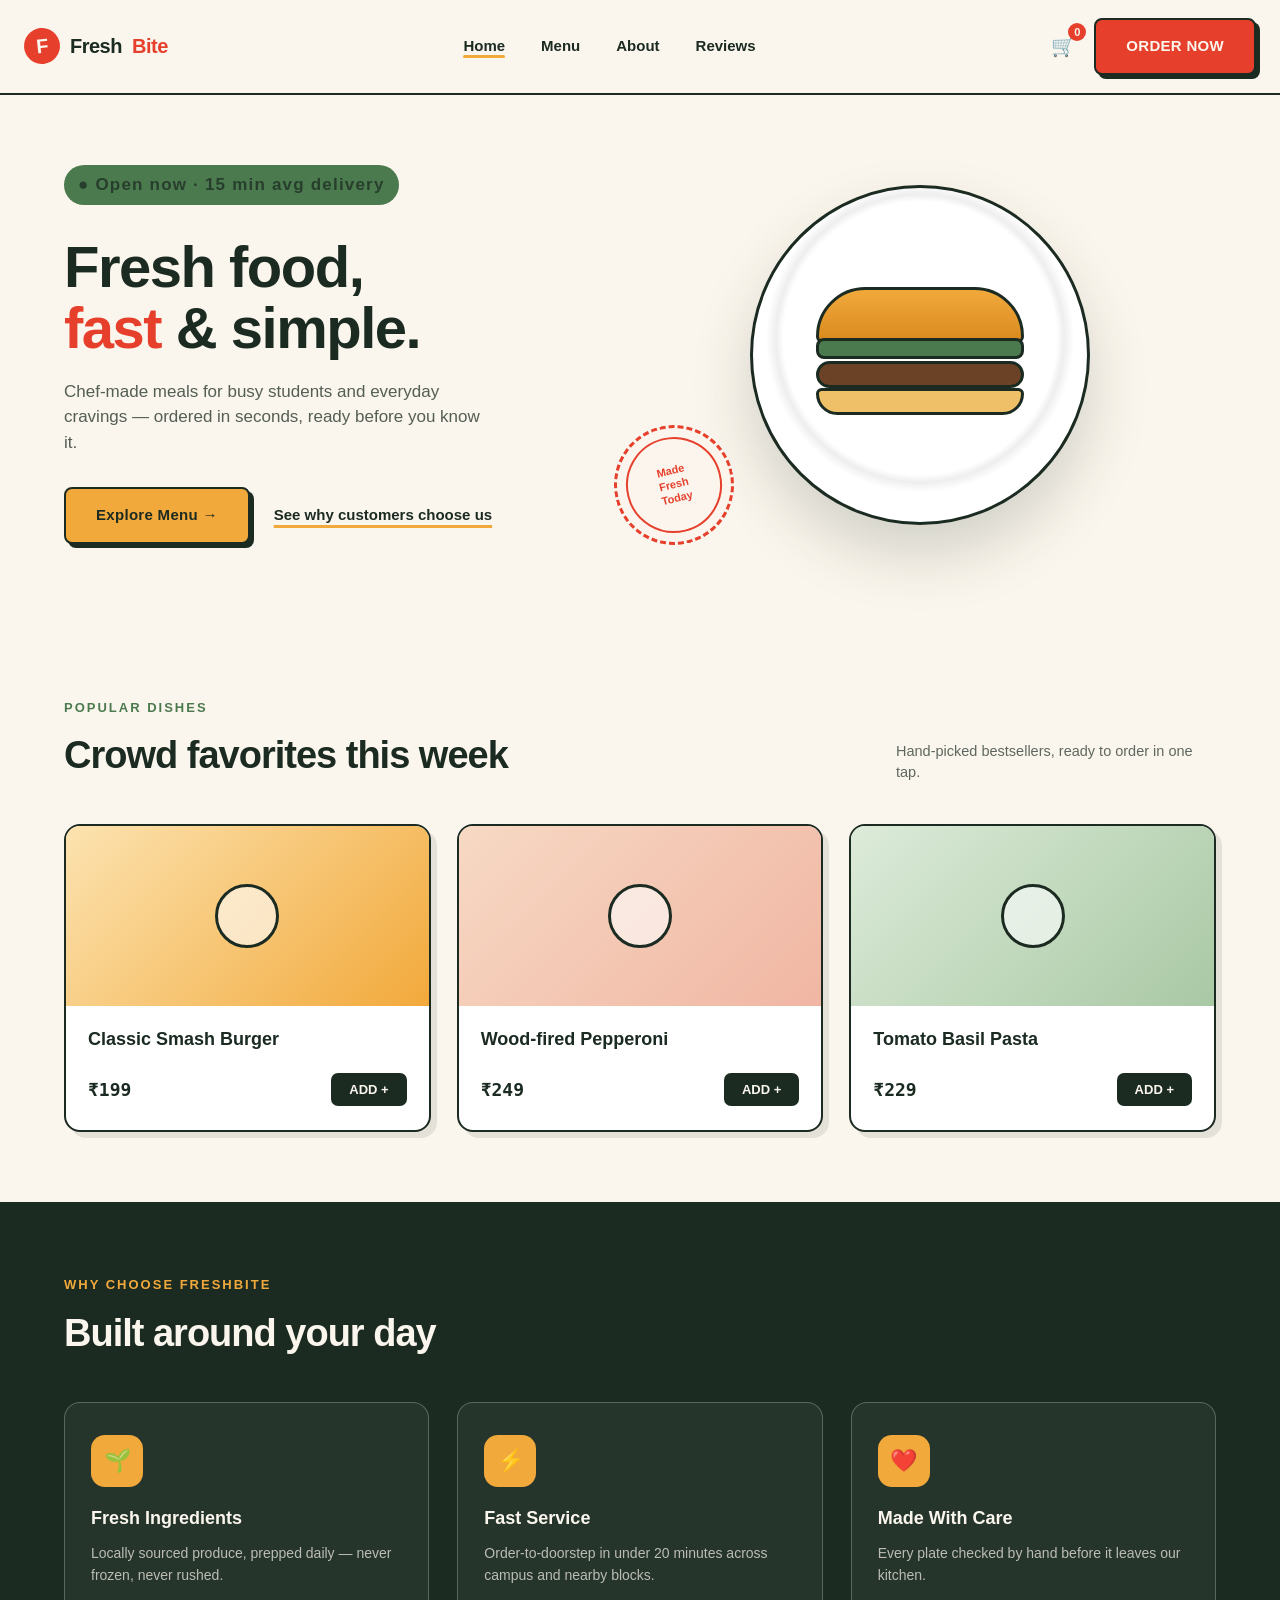
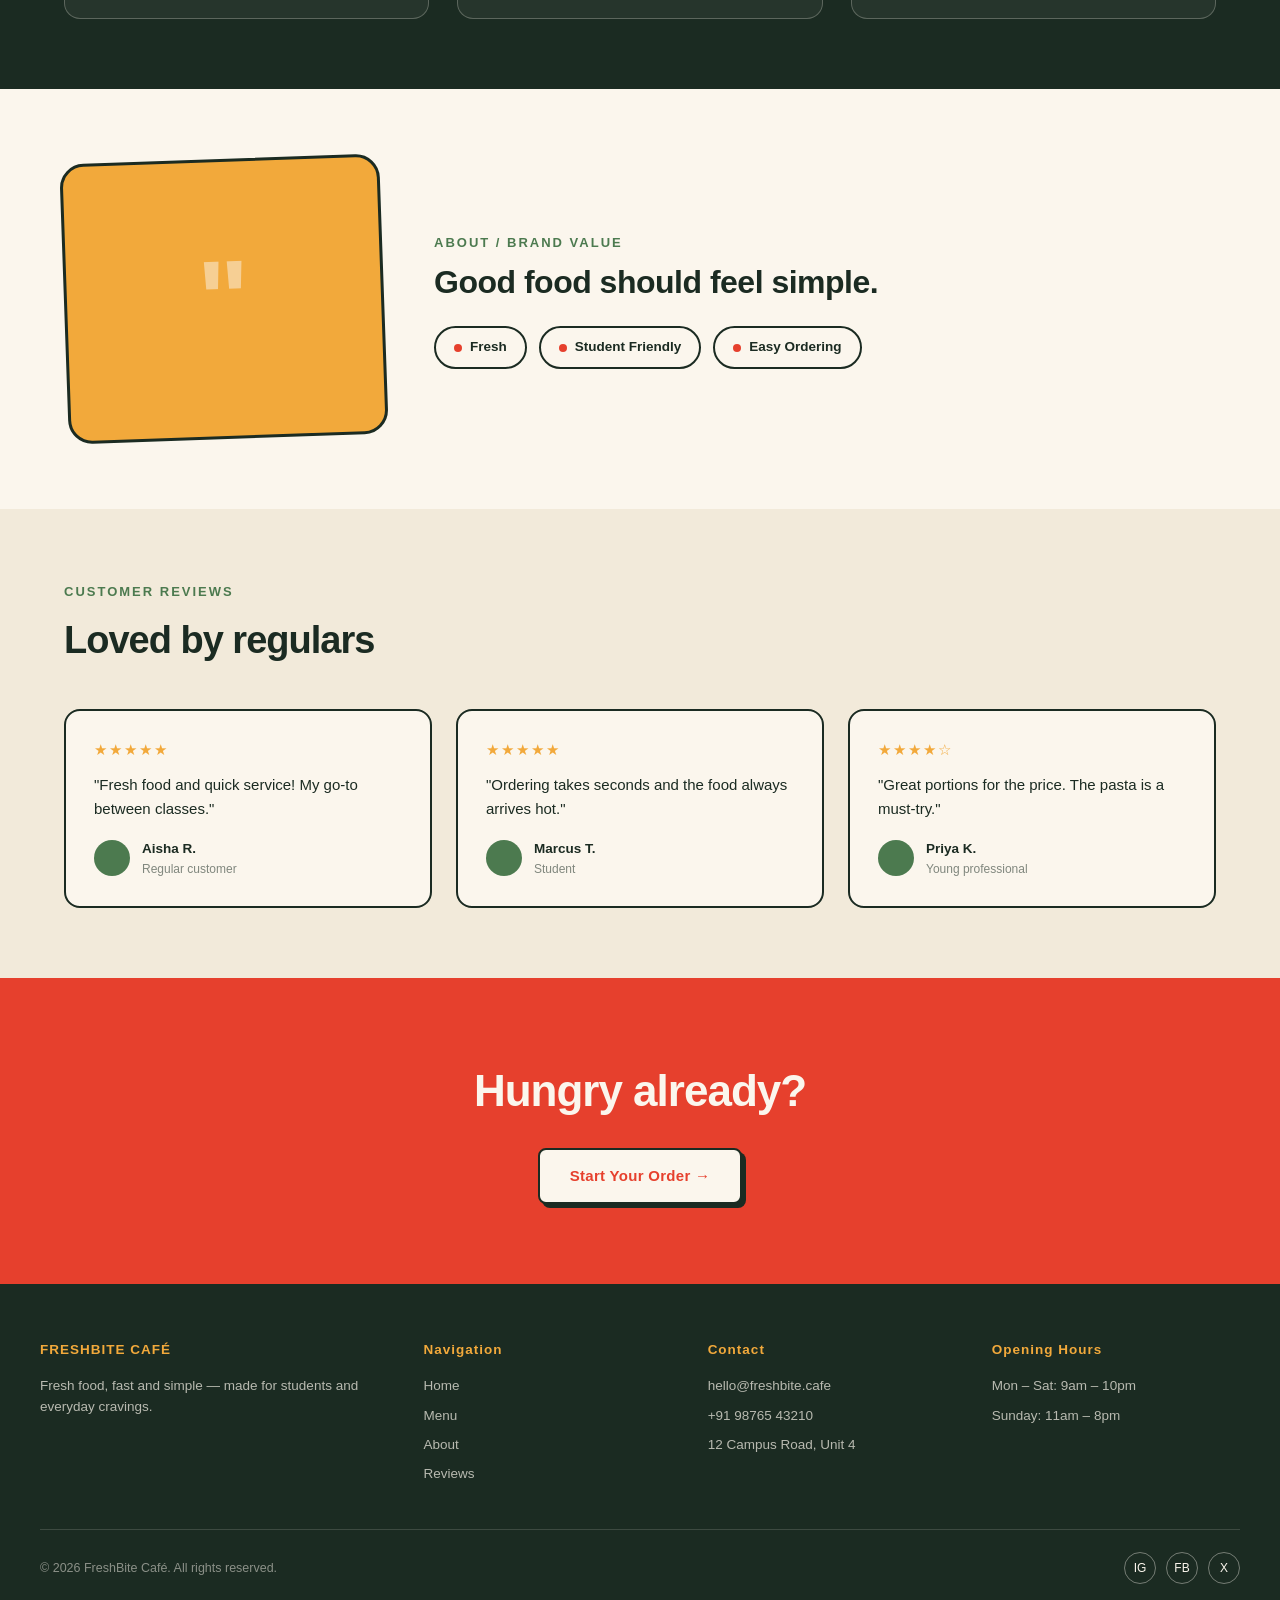
<file: index.html>
<!DOCTYPE html>
<html lang="en">
<head>
  <meta charset="UTF-8">
  <meta name="viewport" content="width=device-width, initial-scale=1.0">
  <title>FreshBite Café — Fresh Food, Fast &amp; Simple</title>
  <meta name="description" content="Fresh, fast, student-friendly food ordering from FreshBite Café.">
  <style>
/* ==========================================================================
   FreshBite Café — Stylesheet
   Coded from the FreshBite high-fidelity mockups (Homepage + Menu subpage)
   ========================================================================== */

/* ---------- Design tokens ---------- */
:root {
  --paper: #fbf6ed;
  --ink: #1b2b22;
  --citrus: #f2a93b;
  --leaf: #4c7a4f;
  --tomato: #e6402d;

  --font-display: 'Poppins', 'Segoe UI', sans-serif;
  --font-body: 'Carlito', 'Segoe UI', sans-serif;
  --font-mono: 'DejaVu Sans Mono', 'Courier New', monospace;

  --radius-sm: 8px;
  --radius-md: 16px;
  --radius-lg: 24px;
  --shadow-hard: 4px 4px 0 var(--ink);
  --container-width: 1200px;
}

/* ---------- Reset ---------- */
* {
  margin: 0;
  padding: 0;
  box-sizing: border-box;
}

html {
  scroll-behavior: smooth;
}

body {
  font-family: var(--font-body);
  color: var(--ink);
  background: var(--paper);
  line-height: 1.5;
  -webkit-font-smoothing: antialiased;
  /* v2.1 fix (final QA): defensive safety net against any future overflow
     regressions from absolutely-positioned decorative elements (like the
     hero's freshness badge) pushing the viewport width. */
  overflow-x: hidden;
}

img {
  max-width: 100%;
  display: block;
}

a {
  color: inherit;
}

ul {
  list-style: none;
}

button {
  font-family: inherit;
  cursor: pointer;
  border: none;
  background: none;
}

.container {
  width: 100%;
  max-width: var(--container-width);
  margin: 0 auto;
  padding: 0 24px;
}

.section-tag {
  display: inline-block;
  font-family: var(--font-display);
  font-weight: 600;
  font-size: 13px;
  letter-spacing: 2px;
  color: var(--leaf);
  text-transform: uppercase;
  margin-bottom: 10px;
}

.section-title {
  font-family: var(--font-display);
  font-weight: 700;
  font-size: clamp(26px, 4vw, 38px);
  letter-spacing: -1px;
}

/* ---------- Buttons ---------- */
.btn {
  display: inline-block;
  font-family: var(--font-display);
  font-weight: 700;
  font-size: 15px;
  letter-spacing: 0.3px;
  padding: 15px 30px;
  border-radius: var(--radius-sm);
  border: 2px solid var(--ink);
  box-shadow: var(--shadow-hard);
  text-decoration: none;
  transition: transform 0.15s ease, box-shadow 0.15s ease;
}

.btn:hover,
.btn:focus-visible {
  transform: translate(-2px, -2px);
  box-shadow: 6px 6px 0 var(--ink);
}

.btn:active {
  transform: translate(0, 0);
  box-shadow: 2px 2px 0 var(--ink);
}

.btn-primary {
  background: var(--citrus);
  color: var(--ink);
}

.btn-order {
  background: var(--tomato);
  color: var(--paper);
}

.btn-light {
  background: var(--paper);
  color: var(--tomato);
}

.link-secondary {
  font-weight: 700;
  font-size: 15px;
  color: var(--ink);
  text-decoration: underline;
  text-decoration-color: var(--citrus);
  text-decoration-thickness: 3px;
  text-underline-offset: 5px;
}

/* ==========================================================================
   Header / Navigation (shared across pages)
   ========================================================================== */

.site-header {
  display: flex;
  align-items: center;
  justify-content: space-between;
  padding: 18px 24px;
  border-bottom: 2px solid var(--ink);
  background: var(--paper);
  position: sticky;
  top: 0;
  z-index: 100;
}

.logo {
  display: flex;
  align-items: center;
  gap: 10px;
  font-family: var(--font-display);
  font-weight: 700;
  font-size: 20px;
  letter-spacing: -0.5px;
  text-decoration: none;
  color: var(--ink);
}

.logo .mark {
  width: 36px;
  height: 36px;
  border-radius: 50%;
  background: var(--tomato);
  color: var(--paper);
  display: flex;
  align-items: center;
  justify-content: center;
  font-weight: 700;
  transform: rotate(-6deg);
  flex-shrink: 0;
}

.logo .accent {
  color: var(--tomato);
}

.main-nav ul {
  display: flex;
  gap: 36px;
}

.main-nav a {
  text-decoration: none;
  font-weight: 600;
  font-size: 15px;
  position: relative;
  padding-bottom: 4px;
}

.main-nav a.active::after {
  content: '';
  position: absolute;
  left: 0;
  right: 0;
  bottom: 0;
  height: 3px;
  background: var(--citrus);
  border-radius: 2px;
}

.header-actions {
  display: flex;
  align-items: center;
  gap: 18px;
}

.nav-toggle {
  display: none;
  flex-direction: column;
  gap: 5px;
  padding: 6px;
}

.nav-toggle span {
  width: 24px;
  height: 3px;
  background: var(--ink);
  border-radius: 2px;
  transition: transform 0.2s ease, opacity 0.2s ease;
}

.nav-toggle.is-open span:nth-child(1) {
  transform: translateY(8px) rotate(45deg);
}

.nav-toggle.is-open span:nth-child(2) {
  opacity: 0;
}

.nav-toggle.is-open span:nth-child(3) {
  transform: translateY(-8px) rotate(-45deg);
}

/* ==========================================================================
   Hero (Homepage) — split layout per selected wireframe option
   ========================================================================== */

.hero {
  display: flex;
  align-items: center;
  gap: 40px;
  padding: 70px 24px 80px;
  max-width: var(--container-width);
  margin: 0 auto;
}

.hero-content {
  flex: 1;
  max-width: 520px;
}

.eyebrow {
  display: inline-flex;
  align-items: center;
  gap: 8px;
  background: var(--leaf);
  color: var(--paper);
  font-family: var(--font-display);
  font-weight: 600;
  font-size: 12px;
  letter-spacing: 1.2px;
  padding: 7px 14px;
  border-radius: 20px;
  margin-bottom: 22px;
}

.hero h1 {
  font-family: var(--font-display);
  font-weight: 700;
  font-size: clamp(34px, 5.5vw, 58px);
  line-height: 1.05;
  letter-spacing: -1.5px;
  margin-bottom: 20px;
}

.hero h1 .accent {
  color: var(--tomato);
}

.hero p {
  font-size: 17px;
  color: rgba(27, 43, 34, 0.75);
  max-width: 420px;
  margin-bottom: 32px;
}

.hero-ctas {
  display: flex;
  align-items: center;
  gap: 24px;
  flex-wrap: wrap;
}

.hero-visual {
  flex: 1;
  display: flex;
  align-items: center;
  justify-content: center;
  position: relative;
  min-height: 380px;
  /* v2.1 fix (final QA): without an explicit width cap, this element's
     intrinsic sizing picked up .plate's specified 340px width (before its
     max-width:90% cap applies), forcing this container 20px wider than the
     viewport at very small screen widths (320px) and causing horizontal
     scroll on the whole page. */
  width: 100%;
  max-width: 100%;
}

.plate {
  width: 340px;
  height: 340px;
  max-width: 90%;
  aspect-ratio: 1 / 1;
  border-radius: 50%;
  background: radial-gradient(circle at 50% 45%, #fff 0%, #fff 55%, #eee 58%, #fff 62%, #fff 100%);
  border: 3px solid var(--ink);
  display: flex;
  align-items: center;
  justify-content: center;
  box-shadow: 0 30px 60px rgba(27, 43, 34, 0.18);
}

.burger {
  position: relative;
  width: 62%;
  aspect-ratio: 260 / 170;
}

.bun-top {
  position: absolute;
  top: 0;
  width: 100%;
  height: 42%;
  background: linear-gradient(180deg, #f2a93b, #d98a1f);
  border-radius: 130px 130px 20px 20px;
  border: 3px solid var(--ink);
}

.lettuce {
  position: absolute;
  top: 38%;
  width: 100%;
  height: 15%;
  background: var(--leaf);
  border-radius: 8px;
  border: 3px solid var(--ink);
}

.patty {
  position: absolute;
  top: 55%;
  width: 100%;
  height: 20%;
  background: #6b4226;
  border-radius: 14px;
  border: 3px solid var(--ink);
}

.bun-bottom {
  position: absolute;
  top: 75%;
  width: 100%;
  height: 20%;
  background: #efc067;
  border-radius: 16px 16px 60px 60px;
  border: 3px solid var(--ink);
}

.freshness-badge {
  position: absolute;
  bottom: 0;
  left: -10px;
  width: 120px;
  height: 120px;
  border-radius: 50%;
  border: 3px dashed var(--tomato);
  display: flex;
  align-items: center;
  justify-content: center;
  transform: rotate(-14deg);
  background: rgba(251, 246, 237, 0.9);
}

.freshness-badge span {
  width: 96px;
  height: 96px;
  border-radius: 50%;
  border: 2px solid var(--tomato);
  display: flex;
  align-items: center;
  justify-content: center;
  text-align: center;
  color: var(--tomato);
  font-family: var(--font-display);
  font-weight: 700;
  font-size: 11px;
  line-height: 1.25;
}

/* ==========================================================================
   Sections (shared spacing / grid patterns)
   ========================================================================== */

section {
  padding: 70px 0;
}

.section-head {
  display: flex;
  align-items: flex-end;
  justify-content: space-between;
  gap: 20px;
  margin-bottom: 40px;
  flex-wrap: wrap;
}

.section-sub {
  /* v2 fix: raised from 0.6 -> 0.7 opacity to meet WCAG AA contrast (3.99:1 -> 5.39:1) */
  color: rgba(27, 43, 34, 0.7);
  font-size: 14.5px;
  max-width: 320px;
}

/* Popular dishes / product cards */
.dish-grid {
  display: grid;
  grid-template-columns: repeat(3, 1fr);
  gap: 26px;
}

.dish-card {
  background: #fff;
  border: 2px solid var(--ink);
  border-radius: var(--radius-md);
  overflow: hidden;
  box-shadow: 6px 6px 0 rgba(27, 43, 34, 0.1);
  display: flex;
  flex-direction: column;
}

.dish-photo {
  height: 180px;
  display: flex;
  align-items: center;
  justify-content: center;
}

.dish-photo.burger-bg { background: linear-gradient(135deg, #fce3b0, #f2a93b); }
.dish-photo.pizza-bg { background: linear-gradient(135deg, #f7d9c4, #f0b6a3); }
.dish-photo.pasta-bg { background: linear-gradient(135deg, #dcebd9, #a9c8a4); }

.icon-shape {
  width: 64px;
  height: 64px;
  border-radius: 50%;
  border: 3px solid var(--ink);
  background: rgba(255, 255, 255, 0.6);
}

.dish-info {
  padding: 20px 22px 24px;
  flex: 1;
  display: flex;
  flex-direction: column;
}

.dish-name {
  font-family: var(--font-display);
  font-weight: 700;
  font-size: 18px;
  margin-bottom: 6px;
}

.dish-row {
  display: flex;
  align-items: center;
  justify-content: space-between;
  margin-top: auto;
  padding-top: 14px;
}

.price {
  font-family: var(--font-mono);
  font-weight: 700;
  font-size: 18px;
}

.btn-add {
  background: var(--ink);
  color: var(--paper);
  font-family: var(--font-display);
  font-weight: 700;
  font-size: 13px;
  padding: 9px 18px;
  border-radius: 7px;
  transition: background 0.15s ease, transform 0.15s ease;
}

.btn-add:hover {
  background: var(--tomato);
  transform: translateY(-1px);
}

.btn-add.is-added {
  background: var(--leaf);
}

/* Why choose us */
.why {
  background: var(--ink);
  color: var(--paper);
}

.why .section-tag { color: var(--citrus); }
.why .section-title { color: var(--paper); }

.why-grid {
  display: grid;
  grid-template-columns: repeat(3, 1fr);
  gap: 28px;
}

.why-card {
  background: rgba(251, 246, 237, 0.05);
  border: 1.5px solid rgba(251, 246, 237, 0.25);
  border-radius: var(--radius-md);
  padding: 32px 26px;
}

.why-icon {
  width: 52px;
  height: 52px;
  border-radius: 14px;
  background: var(--citrus);
  color: var(--ink);
  display: flex;
  align-items: center;
  justify-content: center;
  font-size: 22px;
  margin-bottom: 18px;
}

.why-card h3 {
  font-family: var(--font-display);
  font-weight: 700;
  font-size: 18px;
  margin-bottom: 10px;
}

.why-card p {
  font-size: 14px;
  line-height: 1.6;
  color: rgba(251, 246, 237, 0.7);
}

/* About / brand value */
.about {
  display: flex;
  align-items: center;
  gap: 50px;
}

.about-visual {
  flex: 0 0 320px;
  height: 280px;
  background: var(--citrus);
  border-radius: var(--radius-lg);
  border: 3px solid var(--ink);
  display: flex;
  align-items: center;
  justify-content: center;
  transform: rotate(-2deg);
}

.about-visual span {
  font-family: var(--font-display);
  font-weight: 700;
  font-size: 110px;
  color: var(--paper);
  opacity: 0.5;
  line-height: 1;
}

.about-text { flex: 1; min-width: 260px; }

.about-quote {
  font-family: var(--font-display);
  font-weight: 700;
  font-size: clamp(22px, 3.5vw, 32px);
  line-height: 1.25;
  letter-spacing: -0.5px;
  margin-bottom: 24px;
}

.value-pills {
  display: flex;
  gap: 12px;
  flex-wrap: wrap;
}

.pill {
  border: 2px solid var(--ink);
  border-radius: 24px;
  padding: 9px 18px;
  font-weight: 700;
  font-size: 13.5px;
  font-family: var(--font-display);
  display: flex;
  align-items: center;
  gap: 8px;
}

.pill .dot {
  width: 8px;
  height: 8px;
  border-radius: 50%;
  background: var(--tomato);
}

/* Reviews / testimonial slider */
.reviews {
  background: #f2eada;
}

.review-track {
  display: flex;
  gap: 24px;
  overflow: hidden;
}

.review-card {
  flex: 0 0 100%;
  background: var(--paper);
  border: 2px solid var(--ink);
  border-radius: var(--radius-md);
  padding: 28px;
  display: none;
  flex-direction: column;
  justify-content: space-between;
}

.review-card.is-active {
  display: flex;
}

@media (min-width: 768px) {
  .review-track { overflow: visible; }
  .review-card {
    flex: 1;
    display: flex; /* show all three on wider screens */
  }
}

.stars {
  color: var(--citrus);
  font-size: 15px;
  letter-spacing: 2px;
  margin-bottom: 12px;
}

.review-text {
  font-size: 15px;
  line-height: 1.6;
  margin-bottom: 18px;
}

.reviewer {
  display: flex;
  align-items: center;
  gap: 12px;
}

.avatar {
  width: 36px;
  height: 36px;
  border-radius: 50%;
  background: var(--leaf);
  flex-shrink: 0;
}

.reviewer .name {
  font-family: var(--font-display);
  font-weight: 700;
  font-size: 13.5px;
}

.reviewer .role {
  font-size: 12px;
  color: rgba(27, 43, 34, 0.55);
}

.review-nav {
  display: flex;
  justify-content: center;
  gap: 14px;
  margin-top: 30px;
}

.nav-circle {
  width: 44px;
  height: 44px;
  border-radius: 50%;
  border: 2px solid var(--ink);
  display: flex;
  align-items: center;
  justify-content: center;
  font-size: 18px;
  font-weight: 700;
  background: transparent;
  color: var(--ink);
  transition: background 0.15s ease, color 0.15s ease;
}

.nav-circle:hover {
  background: var(--tomato);
  color: var(--paper);
}

/* Final CTA */
.final-cta {
  background: var(--tomato);
  color: var(--paper);
  text-align: center;
  padding: 80px 24px;
}

.final-cta h2 {
  font-family: var(--font-display);
  font-weight: 700;
  font-size: clamp(28px, 5vw, 44px);
  letter-spacing: -1px;
  margin-bottom: 24px;
}

/* ==========================================================================
   Footer (shared)
   ========================================================================== */

.site-footer {
  background: var(--ink);
  color: var(--paper);
  padding: 56px 24px 26px;
}

.footer-grid {
  display: grid;
  grid-template-columns: 1.4fr 1fr 1fr 1fr;
  gap: 36px;
  max-width: var(--container-width);
  margin: 0 auto;
  padding-bottom: 36px;
  border-bottom: 1px solid rgba(251, 246, 237, 0.15);
}

.footer-col h4 {
  font-family: var(--font-display);
  font-weight: 700;
  font-size: 13.5px;
  letter-spacing: 1px;
  margin-bottom: 16px;
  color: var(--citrus);
}

.footer-col p,
.footer-col a {
  display: block;
  font-size: 13.5px;
  color: rgba(251, 246, 237, 0.7);
  margin-bottom: 9px;
  text-decoration: none;
}

.footer-bottom {
  display: flex;
  justify-content: space-between;
  align-items: center;
  max-width: var(--container-width);
  margin: 0 auto;
  padding-top: 22px;
  font-size: 12.5px;
  color: rgba(251, 246, 237, 0.5);
  flex-wrap: wrap;
  gap: 12px;
}

.social-row {
  display: flex;
  gap: 10px;
}

.social-dot {
  width: 32px;
  height: 32px;
  border-radius: 50%;
  border: 1.5px solid rgba(251, 246, 237, 0.4);
  display: flex;
  align-items: center;
  justify-content: center;
  font-size: 12px;
  text-decoration: none;
  color: var(--paper);
}

/* ==========================================================================
   Menu subpage specific
   ========================================================================== */

.menu-hero {
  padding: 56px 24px 36px;
  text-align: center;
  background: linear-gradient(180deg, #fcefd6 0%, var(--paper) 100%);
}

.menu-hero h1 {
  font-family: var(--font-display);
  font-weight: 700;
  font-size: clamp(30px, 5vw, 46px);
  letter-spacing: -1.5px;
  margin-bottom: 12px;
}

.menu-hero .sub {
  font-family: var(--font-display);
  font-weight: 600;
  font-size: 13px;
  letter-spacing: 2.5px;
  color: var(--leaf);
  text-transform: uppercase;
}

.menu-hero .sub-line {
  margin-top: 12px;
  color: rgba(27, 43, 34, 0.65);
  font-size: 15px;
}

.filters {
  display: flex;
  justify-content: center;
  gap: 12px;
  padding: 30px 24px 46px;
  flex-wrap: wrap;
}

.filter-pill {
  font-family: var(--font-display);
  font-weight: 600;
  font-size: 13.5px;
  padding: 11px 22px;
  border-radius: 24px;
  border: 2px solid var(--ink);
  background: transparent;
  color: var(--ink);
  transition: background 0.15s ease, color 0.15s ease;
}

.filter-pill.is-active,
.filter-pill:hover {
  background: var(--ink);
  color: var(--paper);
}

.product-grid {
  display: grid;
  grid-template-columns: repeat(4, 1fr);
  gap: 22px;
}

.p-card {
  background: #fff;
  border: 2px solid var(--ink);
  border-radius: var(--radius-md);
  overflow: hidden;
  box-shadow: 5px 5px 0 rgba(27, 43, 34, 0.08);
  display: flex;
  flex-direction: column;
  transition: opacity 0.2s ease, transform 0.2s ease;
}

.p-card.is-hidden {
  display: none;
}

.p-photo {
  height: 120px;
  display: flex;
  align-items: center;
  justify-content: center;
}

.p-info {
  padding: 15px 15px 17px;
  display: flex;
  flex-direction: column;
  gap: 8px;
  flex: 1;
}

.p-cat {
  font-family: var(--font-mono);
  font-size: 10px;
  letter-spacing: 1px;
  color: var(--leaf);
  text-transform: uppercase;
}

.p-name {
  font-family: var(--font-display);
  font-weight: 700;
  font-size: 14.5px;
  line-height: 1.25;
}

.p-row {
  display: flex;
  align-items: center;
  justify-content: space-between;
  margin-top: auto;
}

.p-price {
  font-family: var(--font-mono);
  font-weight: 700;
  font-size: 15px;
}

.p-add {
  /* v2 fix: bumped from 30x30 to 44x44 to meet the WCAG 2.5.5 / mobile
     platform minimum recommended touch target size (was previously too
     small to tap reliably, especially on smaller phones). */
  width: 44px;
  height: 44px;
  border-radius: 50%;
  background: var(--ink);
  color: var(--paper);
  display: flex;
  align-items: center;
  justify-content: center;
  font-weight: 700;
  font-size: 17px;
  transition: background 0.15s ease, transform 0.15s ease;
}

.p-add:hover {
  background: var(--tomato);
  transform: scale(1.08);
}

.p-add.is-added {
  background: var(--leaf);
}

.bg1 { background: linear-gradient(135deg, #fce3b0, #f2a93b); }
.bg2 { background: linear-gradient(135deg, #f7d9c4, #f0b6a3); }
.bg3 { background: linear-gradient(135deg, #dcebd9, #a9c8a4); }
.bg4 { background: linear-gradient(135deg, #f5e7c7, #e8c988); }
.bg5 { background: linear-gradient(135deg, #f0e0d2, #d8b89e); }
.bg6 { background: linear-gradient(135deg, #e7d4c1, #b98a5b); }
.bg7 { background: linear-gradient(135deg, #f6d9e1, #e8a9bd); }
.bg8 { background: linear-gradient(135deg, #dce9f5, #a9c8e8); }

.offer {
  background: var(--leaf);
  color: var(--paper);
  border-radius: var(--radius-lg);
  padding: 40px 44px;
  display: flex;
  align-items: center;
  justify-content: space-between;
  gap: 24px;
  border: 3px solid var(--ink);
  flex-wrap: wrap;
}

.offer-text .tag {
  font-family: var(--font-display);
  font-weight: 700;
  font-size: 12px;
  letter-spacing: 2px;
  color: var(--citrus);
  margin-bottom: 8px;
}

.offer-text h3 {
  font-family: var(--font-display);
  font-weight: 700;
  font-size: clamp(20px, 3vw, 26px);
  letter-spacing: -0.5px;
  max-width: 460px;
}

.btn-offer {
  background: var(--citrus);
  color: var(--ink);
  font-family: var(--font-display);
  font-weight: 700;
  font-size: 14.5px;
  padding: 15px 30px;
  border-radius: 9px;
  border: 2.5px solid var(--ink);
  box-shadow: 4px 4px 0 var(--ink);
  white-space: nowrap;
}

/* ==========================================================================
   Cart badge (JS-driven)
   ========================================================================== */

.cart-indicator {
  position: relative;
  font-size: 20px;
}

.cart-count {
  position: absolute;
  top: -8px;
  right: -10px;
  background: var(--tomato);
  color: var(--paper);
  font-size: 11px;
  font-weight: 700;
  width: 18px;
  height: 18px;
  border-radius: 50%;
  display: flex;
  align-items: center;
  justify-content: center;
}

/* ==========================================================================
   Toast (JS-driven confirmation)
   ========================================================================== */

.toast {
  position: fixed;
  bottom: 28px;
  left: 50%;
  transform: translateX(-50%) translateY(20px);
  background: var(--ink);
  color: var(--paper);
  font-family: var(--font-display);
  font-weight: 600;
  font-size: 14px;
  padding: 14px 26px;
  border-radius: 30px;
  box-shadow: 0 10px 30px rgba(0, 0, 0, 0.25);
  opacity: 0;
  pointer-events: none;
  transition: opacity 0.25s ease, transform 0.25s ease;
  z-index: 200;
}

.toast.is-visible {
  opacity: 1;
  transform: translateX(-50%) translateY(0);
}

/* ==========================================================================
   Responsive — tablet
   ========================================================================== */

/* v2 fix: Prev/Next testimonial controls had no visible effect once all
   3 review cards display side-by-side at the 768px+ breakpoint — a dead,
   confusing control. Hiding it here (after the base .review-nav rule)
   ensures this override actually wins the cascade. */
@media (min-width: 768px) {
  .review-nav {
    display: none;
  }
}

@media (max-width: 960px) {
  .dish-grid { grid-template-columns: repeat(2, 1fr); }
  .why-grid { grid-template-columns: repeat(2, 1fr); }
  .product-grid { grid-template-columns: repeat(3, 1fr); }
  .footer-grid { grid-template-columns: repeat(2, 1fr); }
  .about { flex-direction: column; text-align: center; }
  .about-visual { flex: 0 0 auto; width: 240px; height: 200px; }
  .value-pills { justify-content: center; }
}

/* ==========================================================================
   Responsive — mobile
   ========================================================================== */

@media (max-width: 700px) {
  .main-nav {
    position: fixed;
    top: 68px;
    left: 0;
    right: 0;
    background: var(--paper);
    border-bottom: 2px solid var(--ink);
    max-height: 0;
    overflow: hidden;
    transition: max-height 0.25s ease;
    z-index: 99;
  }

  .main-nav.is-open {
    max-height: 320px;
  }

  .main-nav ul {
    flex-direction: column;
    gap: 0;
    padding: 8px 24px 16px;
  }

  .main-nav a {
    display: block;
    padding: 14px 0;
    border-bottom: 1px solid rgba(27, 43, 34, 0.08);
  }

  .nav-toggle {
    display: flex;
  }

  .header-actions {
    gap: 10px;
  }

  /* v2 fix: cart indicator was previously hidden on mobile (display:none),
     which meant the running total from "Add to cart" clicks was never visible
     to mobile users — a violation of "visibility of system status." It's now
     kept visible but shrunk down so the header still fits comfortably. */
  .cart-indicator {
    font-size: 17px;
    margin-right: 2px;
  }

  .cart-count {
    width: 16px;
    height: 16px;
    font-size: 10px;
    top: -6px;
    right: -8px;
  }

  .btn-order {
    padding: 10px 14px;
    font-size: 12px;
    white-space: nowrap;
  }

  .logo {
    font-size: 17px;
  }

  .header-actions {
    gap: 8px;
  }

  .hero {
    flex-direction: column;
    padding-top: 40px;
    text-align: center;
  }

  .hero-content {
    max-width: 100%;
  }

  .hero p {
    margin-left: auto;
    margin-right: auto;
  }

  .hero-ctas {
    justify-content: center;
  }

  .dish-grid { grid-template-columns: 1fr; }
  .why-grid { grid-template-columns: 1fr; }
  .product-grid { grid-template-columns: repeat(2, 1fr); }
  .footer-grid { grid-template-columns: 1fr; gap: 28px; }

  .section-head {
    flex-direction: column;
    align-items: flex-start;
  }

  .section-sub {
    text-align: left;
    max-width: 100%;
  }

  .offer {
    flex-direction: column;
    text-align: center;
    padding: 32px 26px;
  }

  .footer-bottom {
    flex-direction: column;
    align-items: flex-start;
  }
}

@media (max-width: 420px) {
  .product-grid { grid-template-columns: 1fr; }
}

/* v2.1 fix (final QA pass): header content (logo + cart + Order Now + hamburger)
   overflowed the viewport at 320px width (iPhone SE / smallest common Android
   width) by ~45px, causing horizontal scroll on the whole page. This was not
   caught by earlier testing, which only went down to 360px. Tightened further
   here specifically for very small phones. */
@media (max-width: 340px) {
  .site-header {
    padding: 16px 14px;
  }

  .logo {
    font-size: 15px;
    gap: 6px;
  }

  .logo .mark {
    width: 28px;
    height: 28px;
    font-size: 13px;
  }

  .header-actions {
    gap: 5px;
  }

  .cart-indicator {
    font-size: 15px;
  }

  .cart-count {
    width: 14px;
    height: 14px;
    font-size: 9px;
    top: -5px;
    right: -6px;
  }

  .btn-order {
    padding: 8px 10px;
    font-size: 10.5px;
  }

  .nav-toggle {
    padding: 4px;
  }

  .nav-toggle span {
    width: 20px;
  }
}

/* Respect reduced motion preference */
@media (prefers-reduced-motion: reduce) {
  * {
    transition: none !important;
    scroll-behavior: auto !important;
  }
}

/* Visible keyboard focus for accessibility */
a:focus-visible,
button:focus-visible {
  outline: 3px solid var(--leaf);
  outline-offset: 2px;
}

  </style>
</head>
<body>

  <!-- ① HEADER / NAVIGATION -->
  <header class="site-header">
    <a href="index.html" class="logo">
      <span class="mark">F</span>
      Fresh<span class="accent">Bite</span>
    </a>

    <nav class="main-nav" aria-label="Primary">
      <ul>
        <li><a href="index.html" class="active">Home</a></li>
        <li><a href="menu.html">Menu</a></li>
        <li><a href="index.html#about">About</a></li>
        <li><a href="index.html#reviews">Reviews</a></li>
      </ul>
    </nav>

    <div class="header-actions">
      <div class="cart-indicator" aria-hidden="true">
        🛒
        <span class="cart-count">0</span>
      </div>
      <a href="menu.html" class="btn btn-order">ORDER NOW</a>
      <button class="nav-toggle" aria-label="Toggle navigation menu" aria-expanded="false">
        <span></span><span></span><span></span>
      </button>
    </div>
  </header>

  <main>

    <!-- ② HERO -->
    <section class="hero">
      <div class="hero-content">
        <p class="eyebrow">● Open now · 15 min avg delivery</p>
        <h1>Fresh food,<br><span class="accent">fast</span> &amp; simple.</h1>
        <p>Chef-made meals for busy students and everyday cravings — ordered in seconds, ready before you know it.</p>
        <div class="hero-ctas">
          <a href="menu.html" class="btn btn-primary">Explore Menu →</a>
          <!-- v2 fix: link previously said "See how it works" but pointed to a
               "Why Choose FreshBite" trust section with no actual process steps —
               a mismatch between the link's promise and its destination. Label
               now accurately describes what the section contains. -->
          <a href="#how-it-works" class="link-secondary">See why customers choose us</a>
        </div>
      </div>

      <div class="hero-visual">
        <div class="plate">
          <div class="burger" aria-hidden="true">
            <div class="bun-top"></div>
            <div class="lettuce"></div>
            <div class="patty"></div>
            <div class="bun-bottom"></div>
          </div>
        </div>
        <div class="freshness-badge">
          <span>Made<br>Fresh<br>Today</span>
        </div>
      </div>
    </section>

    <!-- ③ POPULAR DISHES -->
    <section class="popular" id="menu-preview">
      <div class="container">
        <div class="section-head">
          <div>
            <p class="section-tag">Popular Dishes</p>
            <h2 class="section-title">Crowd favorites this week</h2>
          </div>
          <p class="section-sub">Hand-picked bestsellers, ready to order in one tap.</p>
        </div>

        <div class="dish-grid">
          <article class="dish-card">
            <div class="dish-photo burger-bg"><div class="icon-shape" aria-hidden="true"></div></div>
            <div class="dish-info">
              <h3 class="dish-name">Classic Smash Burger</h3>
              <div class="dish-row">
                <span class="price">₹199</span>
                <button class="btn-add" type="button">ADD +</button>
              </div>
            </div>
          </article>

          <article class="dish-card">
            <div class="dish-photo pizza-bg"><div class="icon-shape" aria-hidden="true"></div></div>
            <div class="dish-info">
              <h3 class="dish-name">Wood-fired Pepperoni</h3>
              <div class="dish-row">
                <span class="price">₹249</span>
                <button class="btn-add" type="button">ADD +</button>
              </div>
            </div>
          </article>

          <article class="dish-card">
            <div class="dish-photo pasta-bg"><div class="icon-shape" aria-hidden="true"></div></div>
            <div class="dish-info">
              <h3 class="dish-name">Tomato Basil Pasta</h3>
              <div class="dish-row">
                <span class="price">₹229</span>
                <button class="btn-add" type="button">ADD +</button>
              </div>
            </div>
          </article>
        </div>
      </div>
    </section>

    <!-- ④ WHY CHOOSE FRESHBITE -->
    <section class="why" id="how-it-works">
      <div class="container">
        <div class="section-head" style="border:none;">
          <div>
            <p class="section-tag">Why Choose FreshBite</p>
            <h2 class="section-title">Built around your day</h2>
          </div>
        </div>

        <div class="why-grid">
          <div class="why-card">
            <div class="why-icon" aria-hidden="true">🌱</div>
            <h3>Fresh Ingredients</h3>
            <p>Locally sourced produce, prepped daily — never frozen, never rushed.</p>
          </div>
          <div class="why-card">
            <div class="why-icon" aria-hidden="true">⚡</div>
            <h3>Fast Service</h3>
            <p>Order-to-doorstep in under 20 minutes across campus and nearby blocks.</p>
          </div>
          <div class="why-card">
            <div class="why-icon" aria-hidden="true">❤️</div>
            <h3>Made With Care</h3>
            <p>Every plate checked by hand before it leaves our kitchen.</p>
          </div>
        </div>
      </div>
    </section>

    <!-- ⑤ ABOUT / BRAND VALUE -->
    <section class="about-section" id="about">
      <div class="container about">
        <div class="about-visual" aria-hidden="true"><span>"</span></div>
        <div class="about-text">
          <p class="section-tag">About / Brand Value</p>
          <p class="about-quote">Good food should feel simple.</p>
          <div class="value-pills">
            <span class="pill"><span class="dot"></span>Fresh</span>
            <span class="pill"><span class="dot"></span>Student Friendly</span>
            <span class="pill"><span class="dot"></span>Easy Ordering</span>
          </div>
        </div>
      </div>
    </section>

    <!-- ⑥ CUSTOMER REVIEWS -->
    <section class="reviews" id="reviews">
      <div class="container">
        <div class="section-head">
          <div>
            <p class="section-tag">Customer Reviews</p>
            <h2 class="section-title">Loved by regulars</h2>
          </div>
        </div>

        <div class="review-track">
          <article class="review-card is-active">
            <div>
              <p class="stars" aria-label="5 out of 5 stars">★★★★★</p>
              <p class="review-text">"Fresh food and quick service! My go-to between classes."</p>
            </div>
            <div class="reviewer">
              <span class="avatar" aria-hidden="true"></span>
              <div>
                <p class="name">Aisha R.</p>
                <p class="role">Regular customer</p>
              </div>
            </div>
          </article>

          <article class="review-card">
            <div>
              <p class="stars" aria-label="5 out of 5 stars">★★★★★</p>
              <p class="review-text">"Ordering takes seconds and the food always arrives hot."</p>
            </div>
            <div class="reviewer">
              <span class="avatar" aria-hidden="true"></span>
              <div>
                <p class="name">Marcus T.</p>
                <p class="role">Student</p>
              </div>
            </div>
          </article>

          <article class="review-card">
            <div>
              <p class="stars" aria-label="4 out of 5 stars">★★★★☆</p>
              <p class="review-text">"Great portions for the price. The pasta is a must-try."</p>
            </div>
            <div class="reviewer">
              <span class="avatar" aria-hidden="true"></span>
              <div>
                <p class="name">Priya K.</p>
                <p class="role">Young professional</p>
              </div>
            </div>
          </article>
        </div>

        <div class="review-nav">
          <button class="nav-circle prev" type="button" aria-label="Previous review">←</button>
          <button class="nav-circle next" type="button" aria-label="Next review">→</button>
        </div>
      </div>
    </section>

    <!-- ⑦ FINAL CTA -->
    <section class="final-cta">
      <h2>Hungry already?</h2>
      <a href="menu.html" class="btn btn-light">Start Your Order →</a>
    </section>

  </main>

  <!-- ⑧ FOOTER -->
  <footer class="site-footer">
    <div class="footer-grid">
      <div class="footer-col">
        <h4>FRESHBITE CAFÉ</h4>
        <p>Fresh food, fast and simple — made for students and everyday cravings.</p>
      </div>
      <div class="footer-col">
        <h4>Navigation</h4>
        <a href="index.html">Home</a>
        <a href="menu.html">Menu</a>
        <a href="index.html#about">About</a>
        <a href="index.html#reviews">Reviews</a>
      </div>
      <div class="footer-col">
        <h4>Contact</h4>
        <p>hello@freshbite.cafe</p>
        <p>+91 98765 43210</p>
        <p>12 Campus Road, Unit 4</p>
      </div>
      <div class="footer-col">
        <h4>Opening Hours</h4>
        <p>Mon – Sat: 9am – 10pm</p>
        <p>Sunday: 11am – 8pm</p>
      </div>
    </div>
    <div class="footer-bottom">
      <p>© 2026 FreshBite Café. All rights reserved.</p>
      <div class="social-row">
        <!-- v2 fix: these previously used href="#", which silently jumped to
             the top of the page with no explanation -- confusing and looked broken.
             They're now honest about not being connected yet (data-coming-soon),
             handled in js/script.js to show a "Coming soon" toast instead. -->
        <a href="#" class="social-dot" aria-label="Instagram (coming soon)" data-coming-soon="Instagram">IG</a>
        <a href="#" class="social-dot" aria-label="Facebook (coming soon)" data-coming-soon="Facebook">FB</a>
        <a href="#" class="social-dot" aria-label="X / Twitter (coming soon)" data-coming-soon="X">X</a>
      </div>
    </div>
  </footer>

  <!-- Toast used by js/script.js for "Added to cart" confirmations -->
  <div class="toast" role="status" aria-live="polite"></div>

  <script>
/* ==========================================================================
   FreshBite Café — Interactivity
   Handles: mobile nav toggle, cart counter + toast, testimonial slider,
   menu category filters. Runs on both index.html and menu.html;
   each block checks the DOM before wiring up, so it's safe on both pages.
   ========================================================================== */

document.addEventListener('DOMContentLoaded', () => {
  initMobileNav();
  initCart();
  initTestimonialSlider();
  initMenuFilters();
  initComingSoonLinks(); // v2 addition
});

/* ---------- v2 fix: footer social links give honest feedback ----------
   Previously these were href="#" with no explanation, silently jumping to
   the top of the page. Now they prevent that jump and show a clear toast,
   so the user understands the link isn't connected yet rather than assuming
   the site is broken. */
function initComingSoonLinks() {
  const toast = document.querySelector('.toast');
  document.querySelectorAll('[data-coming-soon]').forEach((link) => {
    link.addEventListener('click', (e) => {
      e.preventDefault();
      if (!toast) return;
      toast.textContent = `${link.dataset.comingSoon} page coming soon`;
      toast.classList.add('is-visible');
      clearTimeout(initComingSoonLinks._timer);
      initComingSoonLinks._timer = setTimeout(() => toast.classList.remove('is-visible'), 1800);
    });
  });
}

/* ---------- Mobile navigation toggle ---------- */
function initMobileNav() {
  const toggle = document.querySelector('.nav-toggle');
  const nav = document.querySelector('.main-nav');
  if (!toggle || !nav) return;

  toggle.addEventListener('click', () => {
    const isOpen = nav.classList.toggle('is-open');
    toggle.classList.toggle('is-open', isOpen);
    toggle.setAttribute('aria-expanded', String(isOpen));
  });

  // Close menu after a link is tapped (mobile UX nicety)
  nav.querySelectorAll('a').forEach((link) => {
    link.addEventListener('click', () => {
      nav.classList.remove('is-open');
      toggle.classList.remove('is-open');
      toggle.setAttribute('aria-expanded', 'false');
    });
  });
}

/* ---------- Cart counter + "Added to cart" toast ---------- */
function initCart() {
  const cartCountEl = document.querySelector('.cart-count');
  const toast = document.querySelector('.toast');
  const addButtons = document.querySelectorAll('.btn-add, .p-add');

  if (!addButtons.length) return;

  let cartCount = 0;

  addButtons.forEach((btn) => {
    btn.addEventListener('click', () => {
      cartCount += 1;

      if (cartCountEl) {
        cartCountEl.textContent = String(cartCount);
      }

      // Brief visual confirmation on the button itself
      btn.classList.add('is-added');
      setTimeout(() => btn.classList.remove('is-added'), 600);

      // Toast message, using the dish/product name if available
      const card = btn.closest('.dish-card, .p-card');
      const nameEl = card ? card.querySelector('.dish-name, .p-name') : null;
      const itemName = nameEl ? nameEl.textContent.trim() : 'Item';
      showToast(`${itemName} added to cart`);
    });
  });

  function showToast(message) {
    if (!toast) return;
    toast.textContent = message;
    toast.classList.add('is-visible');
    clearTimeout(showToast._timer);
    showToast._timer = setTimeout(() => {
      toast.classList.remove('is-visible');
    }, 1800);
  }
}

/* ---------- Testimonial slider (mobile: one card at a time) ---------- */
function initTestimonialSlider() {
  const cards = document.querySelectorAll('.review-card');
  const prevBtn = document.querySelector('.nav-circle.prev');
  const nextBtn = document.querySelector('.nav-circle.next');

  if (!cards.length || !prevBtn || !nextBtn) return;

  let activeIndex = Array.from(cards).findIndex((c) => c.classList.contains('is-active'));
  if (activeIndex === -1) activeIndex = 0;

  function setActive(index) {
    cards.forEach((card, i) => card.classList.toggle('is-active', i === index));
  }

  prevBtn.addEventListener('click', () => {
    activeIndex = (activeIndex - 1 + cards.length) % cards.length;
    setActive(activeIndex);
  });

  nextBtn.addEventListener('click', () => {
    activeIndex = (activeIndex + 1) % cards.length;
    setActive(activeIndex);
  });

  setActive(activeIndex);
}

/* ---------- Menu category filters (menu.html) ---------- */
function initMenuFilters() {
  const filterButtons = document.querySelectorAll('.filter-pill');
  const productCards = document.querySelectorAll('.p-card');

  if (!filterButtons.length || !productCards.length) return;

  filterButtons.forEach((btn) => {
    btn.addEventListener('click', () => {
      filterButtons.forEach((b) => b.classList.remove('is-active'));
      btn.classList.add('is-active');

      const category = btn.dataset.filter;

      productCards.forEach((card) => {
        const matches = category === 'all' || card.dataset.category === category;
        card.classList.toggle('is-hidden', !matches);
      });
    });
  });
}

  </script>
</body>
</html>
</file>
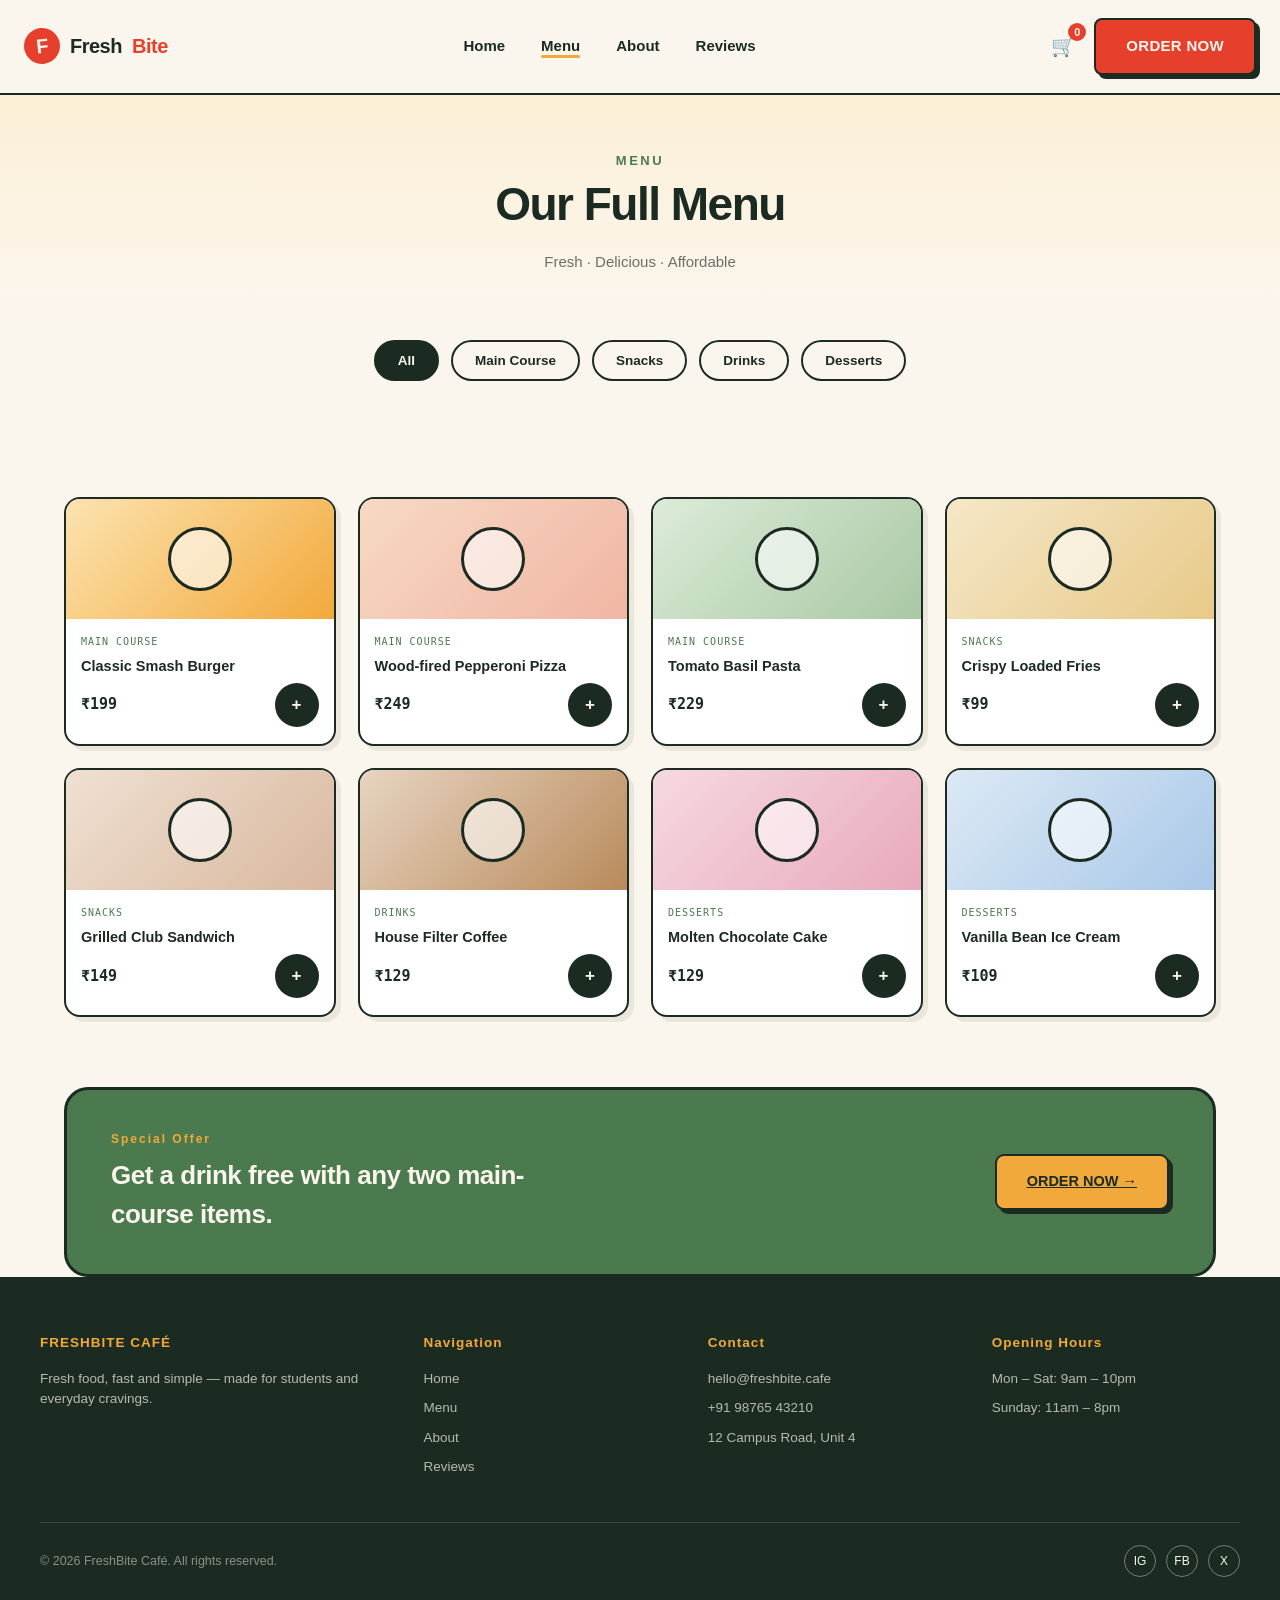
<file: menu.html>
<!DOCTYPE html>
<html lang="en">
<head>
  <meta charset="UTF-8">
  <meta name="viewport" content="width=device-width, initial-scale=1.0">
  <title>Our Full Menu — FreshBite Café</title>
  <meta name="description" content="Browse the full FreshBite Café menu — main course, snacks, drinks, and desserts.">
  <style>
/* ==========================================================================
   FreshBite Café — Stylesheet
   Coded from the FreshBite high-fidelity mockups (Homepage + Menu subpage)
   ========================================================================== */

/* ---------- Design tokens ---------- */
:root {
  --paper: #fbf6ed;
  --ink: #1b2b22;
  --citrus: #f2a93b;
  --leaf: #4c7a4f;
  --tomato: #e6402d;

  --font-display: 'Poppins', 'Segoe UI', sans-serif;
  --font-body: 'Carlito', 'Segoe UI', sans-serif;
  --font-mono: 'DejaVu Sans Mono', 'Courier New', monospace;

  --radius-sm: 8px;
  --radius-md: 16px;
  --radius-lg: 24px;
  --shadow-hard: 4px 4px 0 var(--ink);
  --container-width: 1200px;
}

/* ---------- Reset ---------- */
* {
  margin: 0;
  padding: 0;
  box-sizing: border-box;
}

html {
  scroll-behavior: smooth;
}

body {
  font-family: var(--font-body);
  color: var(--ink);
  background: var(--paper);
  line-height: 1.5;
  -webkit-font-smoothing: antialiased;
  /* v2.1 fix (final QA): defensive safety net against any future overflow
     regressions from absolutely-positioned decorative elements (like the
     hero's freshness badge) pushing the viewport width. */
  overflow-x: hidden;
}

img {
  max-width: 100%;
  display: block;
}

a {
  color: inherit;
}

ul {
  list-style: none;
}

button {
  font-family: inherit;
  cursor: pointer;
  border: none;
  background: none;
}

.container {
  width: 100%;
  max-width: var(--container-width);
  margin: 0 auto;
  padding: 0 24px;
}

.section-tag {
  display: inline-block;
  font-family: var(--font-display);
  font-weight: 600;
  font-size: 13px;
  letter-spacing: 2px;
  color: var(--leaf);
  text-transform: uppercase;
  margin-bottom: 10px;
}

.section-title {
  font-family: var(--font-display);
  font-weight: 700;
  font-size: clamp(26px, 4vw, 38px);
  letter-spacing: -1px;
}

/* ---------- Buttons ---------- */
.btn {
  display: inline-block;
  font-family: var(--font-display);
  font-weight: 700;
  font-size: 15px;
  letter-spacing: 0.3px;
  padding: 15px 30px;
  border-radius: var(--radius-sm);
  border: 2px solid var(--ink);
  box-shadow: var(--shadow-hard);
  text-decoration: none;
  transition: transform 0.15s ease, box-shadow 0.15s ease;
}

.btn:hover,
.btn:focus-visible {
  transform: translate(-2px, -2px);
  box-shadow: 6px 6px 0 var(--ink);
}

.btn:active {
  transform: translate(0, 0);
  box-shadow: 2px 2px 0 var(--ink);
}

.btn-primary {
  background: var(--citrus);
  color: var(--ink);
}

.btn-order {
  background: var(--tomato);
  color: var(--paper);
}

.btn-light {
  background: var(--paper);
  color: var(--tomato);
}

.link-secondary {
  font-weight: 700;
  font-size: 15px;
  color: var(--ink);
  text-decoration: underline;
  text-decoration-color: var(--citrus);
  text-decoration-thickness: 3px;
  text-underline-offset: 5px;
}

/* ==========================================================================
   Header / Navigation (shared across pages)
   ========================================================================== */

.site-header {
  display: flex;
  align-items: center;
  justify-content: space-between;
  padding: 18px 24px;
  border-bottom: 2px solid var(--ink);
  background: var(--paper);
  position: sticky;
  top: 0;
  z-index: 100;
}

.logo {
  display: flex;
  align-items: center;
  gap: 10px;
  font-family: var(--font-display);
  font-weight: 700;
  font-size: 20px;
  letter-spacing: -0.5px;
  text-decoration: none;
  color: var(--ink);
}

.logo .mark {
  width: 36px;
  height: 36px;
  border-radius: 50%;
  background: var(--tomato);
  color: var(--paper);
  display: flex;
  align-items: center;
  justify-content: center;
  font-weight: 700;
  transform: rotate(-6deg);
  flex-shrink: 0;
}

.logo .accent {
  color: var(--tomato);
}

.main-nav ul {
  display: flex;
  gap: 36px;
}

.main-nav a {
  text-decoration: none;
  font-weight: 600;
  font-size: 15px;
  position: relative;
  padding-bottom: 4px;
}

.main-nav a.active::after {
  content: '';
  position: absolute;
  left: 0;
  right: 0;
  bottom: 0;
  height: 3px;
  background: var(--citrus);
  border-radius: 2px;
}

.header-actions {
  display: flex;
  align-items: center;
  gap: 18px;
}

.nav-toggle {
  display: none;
  flex-direction: column;
  gap: 5px;
  padding: 6px;
}

.nav-toggle span {
  width: 24px;
  height: 3px;
  background: var(--ink);
  border-radius: 2px;
  transition: transform 0.2s ease, opacity 0.2s ease;
}

.nav-toggle.is-open span:nth-child(1) {
  transform: translateY(8px) rotate(45deg);
}

.nav-toggle.is-open span:nth-child(2) {
  opacity: 0;
}

.nav-toggle.is-open span:nth-child(3) {
  transform: translateY(-8px) rotate(-45deg);
}

/* ==========================================================================
   Hero (Homepage) — split layout per selected wireframe option
   ========================================================================== */

.hero {
  display: flex;
  align-items: center;
  gap: 40px;
  padding: 70px 24px 80px;
  max-width: var(--container-width);
  margin: 0 auto;
}

.hero-content {
  flex: 1;
  max-width: 520px;
}

.eyebrow {
  display: inline-flex;
  align-items: center;
  gap: 8px;
  background: var(--leaf);
  color: var(--paper);
  font-family: var(--font-display);
  font-weight: 600;
  font-size: 12px;
  letter-spacing: 1.2px;
  padding: 7px 14px;
  border-radius: 20px;
  margin-bottom: 22px;
}

.hero h1 {
  font-family: var(--font-display);
  font-weight: 700;
  font-size: clamp(34px, 5.5vw, 58px);
  line-height: 1.05;
  letter-spacing: -1.5px;
  margin-bottom: 20px;
}

.hero h1 .accent {
  color: var(--tomato);
}

.hero p {
  font-size: 17px;
  color: rgba(27, 43, 34, 0.75);
  max-width: 420px;
  margin-bottom: 32px;
}

.hero-ctas {
  display: flex;
  align-items: center;
  gap: 24px;
  flex-wrap: wrap;
}

.hero-visual {
  flex: 1;
  display: flex;
  align-items: center;
  justify-content: center;
  position: relative;
  min-height: 380px;
  /* v2.1 fix (final QA): without an explicit width cap, this element's
     intrinsic sizing picked up .plate's specified 340px width (before its
     max-width:90% cap applies), forcing this container 20px wider than the
     viewport at very small screen widths (320px) and causing horizontal
     scroll on the whole page. */
  width: 100%;
  max-width: 100%;
}

.plate {
  width: 340px;
  height: 340px;
  max-width: 90%;
  aspect-ratio: 1 / 1;
  border-radius: 50%;
  background: radial-gradient(circle at 50% 45%, #fff 0%, #fff 55%, #eee 58%, #fff 62%, #fff 100%);
  border: 3px solid var(--ink);
  display: flex;
  align-items: center;
  justify-content: center;
  box-shadow: 0 30px 60px rgba(27, 43, 34, 0.18);
}

.burger {
  position: relative;
  width: 62%;
  aspect-ratio: 260 / 170;
}

.bun-top {
  position: absolute;
  top: 0;
  width: 100%;
  height: 42%;
  background: linear-gradient(180deg, #f2a93b, #d98a1f);
  border-radius: 130px 130px 20px 20px;
  border: 3px solid var(--ink);
}

.lettuce {
  position: absolute;
  top: 38%;
  width: 100%;
  height: 15%;
  background: var(--leaf);
  border-radius: 8px;
  border: 3px solid var(--ink);
}

.patty {
  position: absolute;
  top: 55%;
  width: 100%;
  height: 20%;
  background: #6b4226;
  border-radius: 14px;
  border: 3px solid var(--ink);
}

.bun-bottom {
  position: absolute;
  top: 75%;
  width: 100%;
  height: 20%;
  background: #efc067;
  border-radius: 16px 16px 60px 60px;
  border: 3px solid var(--ink);
}

.freshness-badge {
  position: absolute;
  bottom: 0;
  left: -10px;
  width: 120px;
  height: 120px;
  border-radius: 50%;
  border: 3px dashed var(--tomato);
  display: flex;
  align-items: center;
  justify-content: center;
  transform: rotate(-14deg);
  background: rgba(251, 246, 237, 0.9);
}

.freshness-badge span {
  width: 96px;
  height: 96px;
  border-radius: 50%;
  border: 2px solid var(--tomato);
  display: flex;
  align-items: center;
  justify-content: center;
  text-align: center;
  color: var(--tomato);
  font-family: var(--font-display);
  font-weight: 700;
  font-size: 11px;
  line-height: 1.25;
}

/* ==========================================================================
   Sections (shared spacing / grid patterns)
   ========================================================================== */

section {
  padding: 70px 0;
}

.section-head {
  display: flex;
  align-items: flex-end;
  justify-content: space-between;
  gap: 20px;
  margin-bottom: 40px;
  flex-wrap: wrap;
}

.section-sub {
  /* v2 fix: raised from 0.6 -> 0.7 opacity to meet WCAG AA contrast (3.99:1 -> 5.39:1) */
  color: rgba(27, 43, 34, 0.7);
  font-size: 14.5px;
  max-width: 320px;
}

/* Popular dishes / product cards */
.dish-grid {
  display: grid;
  grid-template-columns: repeat(3, 1fr);
  gap: 26px;
}

.dish-card {
  background: #fff;
  border: 2px solid var(--ink);
  border-radius: var(--radius-md);
  overflow: hidden;
  box-shadow: 6px 6px 0 rgba(27, 43, 34, 0.1);
  display: flex;
  flex-direction: column;
}

.dish-photo {
  height: 180px;
  display: flex;
  align-items: center;
  justify-content: center;
}

.dish-photo.burger-bg { background: linear-gradient(135deg, #fce3b0, #f2a93b); }
.dish-photo.pizza-bg { background: linear-gradient(135deg, #f7d9c4, #f0b6a3); }
.dish-photo.pasta-bg { background: linear-gradient(135deg, #dcebd9, #a9c8a4); }

.icon-shape {
  width: 64px;
  height: 64px;
  border-radius: 50%;
  border: 3px solid var(--ink);
  background: rgba(255, 255, 255, 0.6);
}

.dish-info {
  padding: 20px 22px 24px;
  flex: 1;
  display: flex;
  flex-direction: column;
}

.dish-name {
  font-family: var(--font-display);
  font-weight: 700;
  font-size: 18px;
  margin-bottom: 6px;
}

.dish-row {
  display: flex;
  align-items: center;
  justify-content: space-between;
  margin-top: auto;
  padding-top: 14px;
}

.price {
  font-family: var(--font-mono);
  font-weight: 700;
  font-size: 18px;
}

.btn-add {
  background: var(--ink);
  color: var(--paper);
  font-family: var(--font-display);
  font-weight: 700;
  font-size: 13px;
  padding: 9px 18px;
  border-radius: 7px;
  transition: background 0.15s ease, transform 0.15s ease;
}

.btn-add:hover {
  background: var(--tomato);
  transform: translateY(-1px);
}

.btn-add.is-added {
  background: var(--leaf);
}

/* Why choose us */
.why {
  background: var(--ink);
  color: var(--paper);
}

.why .section-tag { color: var(--citrus); }
.why .section-title { color: var(--paper); }

.why-grid {
  display: grid;
  grid-template-columns: repeat(3, 1fr);
  gap: 28px;
}

.why-card {
  background: rgba(251, 246, 237, 0.05);
  border: 1.5px solid rgba(251, 246, 237, 0.25);
  border-radius: var(--radius-md);
  padding: 32px 26px;
}

.why-icon {
  width: 52px;
  height: 52px;
  border-radius: 14px;
  background: var(--citrus);
  color: var(--ink);
  display: flex;
  align-items: center;
  justify-content: center;
  font-size: 22px;
  margin-bottom: 18px;
}

.why-card h3 {
  font-family: var(--font-display);
  font-weight: 700;
  font-size: 18px;
  margin-bottom: 10px;
}

.why-card p {
  font-size: 14px;
  line-height: 1.6;
  color: rgba(251, 246, 237, 0.7);
}

/* About / brand value */
.about {
  display: flex;
  align-items: center;
  gap: 50px;
}

.about-visual {
  flex: 0 0 320px;
  height: 280px;
  background: var(--citrus);
  border-radius: var(--radius-lg);
  border: 3px solid var(--ink);
  display: flex;
  align-items: center;
  justify-content: center;
  transform: rotate(-2deg);
}

.about-visual span {
  font-family: var(--font-display);
  font-weight: 700;
  font-size: 110px;
  color: var(--paper);
  opacity: 0.5;
  line-height: 1;
}

.about-text { flex: 1; min-width: 260px; }

.about-quote {
  font-family: var(--font-display);
  font-weight: 700;
  font-size: clamp(22px, 3.5vw, 32px);
  line-height: 1.25;
  letter-spacing: -0.5px;
  margin-bottom: 24px;
}

.value-pills {
  display: flex;
  gap: 12px;
  flex-wrap: wrap;
}

.pill {
  border: 2px solid var(--ink);
  border-radius: 24px;
  padding: 9px 18px;
  font-weight: 700;
  font-size: 13.5px;
  font-family: var(--font-display);
  display: flex;
  align-items: center;
  gap: 8px;
}

.pill .dot {
  width: 8px;
  height: 8px;
  border-radius: 50%;
  background: var(--tomato);
}

/* Reviews / testimonial slider */
.reviews {
  background: #f2eada;
}

.review-track {
  display: flex;
  gap: 24px;
  overflow: hidden;
}

.review-card {
  flex: 0 0 100%;
  background: var(--paper);
  border: 2px solid var(--ink);
  border-radius: var(--radius-md);
  padding: 28px;
  display: none;
  flex-direction: column;
  justify-content: space-between;
}

.review-card.is-active {
  display: flex;
}

@media (min-width: 768px) {
  .review-track { overflow: visible; }
  .review-card {
    flex: 1;
    display: flex; /* show all three on wider screens */
  }
}

.stars {
  color: var(--citrus);
  font-size: 15px;
  letter-spacing: 2px;
  margin-bottom: 12px;
}

.review-text {
  font-size: 15px;
  line-height: 1.6;
  margin-bottom: 18px;
}

.reviewer {
  display: flex;
  align-items: center;
  gap: 12px;
}

.avatar {
  width: 36px;
  height: 36px;
  border-radius: 50%;
  background: var(--leaf);
  flex-shrink: 0;
}

.reviewer .name {
  font-family: var(--font-display);
  font-weight: 700;
  font-size: 13.5px;
}

.reviewer .role {
  font-size: 12px;
  color: rgba(27, 43, 34, 0.55);
}

.review-nav {
  display: flex;
  justify-content: center;
  gap: 14px;
  margin-top: 30px;
}

.nav-circle {
  width: 44px;
  height: 44px;
  border-radius: 50%;
  border: 2px solid var(--ink);
  display: flex;
  align-items: center;
  justify-content: center;
  font-size: 18px;
  font-weight: 700;
  background: transparent;
  color: var(--ink);
  transition: background 0.15s ease, color 0.15s ease;
}

.nav-circle:hover {
  background: var(--tomato);
  color: var(--paper);
}

/* Final CTA */
.final-cta {
  background: var(--tomato);
  color: var(--paper);
  text-align: center;
  padding: 80px 24px;
}

.final-cta h2 {
  font-family: var(--font-display);
  font-weight: 700;
  font-size: clamp(28px, 5vw, 44px);
  letter-spacing: -1px;
  margin-bottom: 24px;
}

/* ==========================================================================
   Footer (shared)
   ========================================================================== */

.site-footer {
  background: var(--ink);
  color: var(--paper);
  padding: 56px 24px 26px;
}

.footer-grid {
  display: grid;
  grid-template-columns: 1.4fr 1fr 1fr 1fr;
  gap: 36px;
  max-width: var(--container-width);
  margin: 0 auto;
  padding-bottom: 36px;
  border-bottom: 1px solid rgba(251, 246, 237, 0.15);
}

.footer-col h4 {
  font-family: var(--font-display);
  font-weight: 700;
  font-size: 13.5px;
  letter-spacing: 1px;
  margin-bottom: 16px;
  color: var(--citrus);
}

.footer-col p,
.footer-col a {
  display: block;
  font-size: 13.5px;
  color: rgba(251, 246, 237, 0.7);
  margin-bottom: 9px;
  text-decoration: none;
}

.footer-bottom {
  display: flex;
  justify-content: space-between;
  align-items: center;
  max-width: var(--container-width);
  margin: 0 auto;
  padding-top: 22px;
  font-size: 12.5px;
  color: rgba(251, 246, 237, 0.5);
  flex-wrap: wrap;
  gap: 12px;
}

.social-row {
  display: flex;
  gap: 10px;
}

.social-dot {
  width: 32px;
  height: 32px;
  border-radius: 50%;
  border: 1.5px solid rgba(251, 246, 237, 0.4);
  display: flex;
  align-items: center;
  justify-content: center;
  font-size: 12px;
  text-decoration: none;
  color: var(--paper);
}

/* ==========================================================================
   Menu subpage specific
   ========================================================================== */

.menu-hero {
  padding: 56px 24px 36px;
  text-align: center;
  background: linear-gradient(180deg, #fcefd6 0%, var(--paper) 100%);
}

.menu-hero h1 {
  font-family: var(--font-display);
  font-weight: 700;
  font-size: clamp(30px, 5vw, 46px);
  letter-spacing: -1.5px;
  margin-bottom: 12px;
}

.menu-hero .sub {
  font-family: var(--font-display);
  font-weight: 600;
  font-size: 13px;
  letter-spacing: 2.5px;
  color: var(--leaf);
  text-transform: uppercase;
}

.menu-hero .sub-line {
  margin-top: 12px;
  color: rgba(27, 43, 34, 0.65);
  font-size: 15px;
}

.filters {
  display: flex;
  justify-content: center;
  gap: 12px;
  padding: 30px 24px 46px;
  flex-wrap: wrap;
}

.filter-pill {
  font-family: var(--font-display);
  font-weight: 600;
  font-size: 13.5px;
  padding: 11px 22px;
  border-radius: 24px;
  border: 2px solid var(--ink);
  background: transparent;
  color: var(--ink);
  transition: background 0.15s ease, color 0.15s ease;
}

.filter-pill.is-active,
.filter-pill:hover {
  background: var(--ink);
  color: var(--paper);
}

.product-grid {
  display: grid;
  grid-template-columns: repeat(4, 1fr);
  gap: 22px;
}

.p-card {
  background: #fff;
  border: 2px solid var(--ink);
  border-radius: var(--radius-md);
  overflow: hidden;
  box-shadow: 5px 5px 0 rgba(27, 43, 34, 0.08);
  display: flex;
  flex-direction: column;
  transition: opacity 0.2s ease, transform 0.2s ease;
}

.p-card.is-hidden {
  display: none;
}

.p-photo {
  height: 120px;
  display: flex;
  align-items: center;
  justify-content: center;
}

.p-info {
  padding: 15px 15px 17px;
  display: flex;
  flex-direction: column;
  gap: 8px;
  flex: 1;
}

.p-cat {
  font-family: var(--font-mono);
  font-size: 10px;
  letter-spacing: 1px;
  color: var(--leaf);
  text-transform: uppercase;
}

.p-name {
  font-family: var(--font-display);
  font-weight: 700;
  font-size: 14.5px;
  line-height: 1.25;
}

.p-row {
  display: flex;
  align-items: center;
  justify-content: space-between;
  margin-top: auto;
}

.p-price {
  font-family: var(--font-mono);
  font-weight: 700;
  font-size: 15px;
}

.p-add {
  /* v2 fix: bumped from 30x30 to 44x44 to meet the WCAG 2.5.5 / mobile
     platform minimum recommended touch target size (was previously too
     small to tap reliably, especially on smaller phones). */
  width: 44px;
  height: 44px;
  border-radius: 50%;
  background: var(--ink);
  color: var(--paper);
  display: flex;
  align-items: center;
  justify-content: center;
  font-weight: 700;
  font-size: 17px;
  transition: background 0.15s ease, transform 0.15s ease;
}

.p-add:hover {
  background: var(--tomato);
  transform: scale(1.08);
}

.p-add.is-added {
  background: var(--leaf);
}

.bg1 { background: linear-gradient(135deg, #fce3b0, #f2a93b); }
.bg2 { background: linear-gradient(135deg, #f7d9c4, #f0b6a3); }
.bg3 { background: linear-gradient(135deg, #dcebd9, #a9c8a4); }
.bg4 { background: linear-gradient(135deg, #f5e7c7, #e8c988); }
.bg5 { background: linear-gradient(135deg, #f0e0d2, #d8b89e); }
.bg6 { background: linear-gradient(135deg, #e7d4c1, #b98a5b); }
.bg7 { background: linear-gradient(135deg, #f6d9e1, #e8a9bd); }
.bg8 { background: linear-gradient(135deg, #dce9f5, #a9c8e8); }

.offer {
  background: var(--leaf);
  color: var(--paper);
  border-radius: var(--radius-lg);
  padding: 40px 44px;
  display: flex;
  align-items: center;
  justify-content: space-between;
  gap: 24px;
  border: 3px solid var(--ink);
  flex-wrap: wrap;
}

.offer-text .tag {
  font-family: var(--font-display);
  font-weight: 700;
  font-size: 12px;
  letter-spacing: 2px;
  color: var(--citrus);
  margin-bottom: 8px;
}

.offer-text h3 {
  font-family: var(--font-display);
  font-weight: 700;
  font-size: clamp(20px, 3vw, 26px);
  letter-spacing: -0.5px;
  max-width: 460px;
}

.btn-offer {
  background: var(--citrus);
  color: var(--ink);
  font-family: var(--font-display);
  font-weight: 700;
  font-size: 14.5px;
  padding: 15px 30px;
  border-radius: 9px;
  border: 2.5px solid var(--ink);
  box-shadow: 4px 4px 0 var(--ink);
  white-space: nowrap;
}

/* ==========================================================================
   Cart badge (JS-driven)
   ========================================================================== */

.cart-indicator {
  position: relative;
  font-size: 20px;
}

.cart-count {
  position: absolute;
  top: -8px;
  right: -10px;
  background: var(--tomato);
  color: var(--paper);
  font-size: 11px;
  font-weight: 700;
  width: 18px;
  height: 18px;
  border-radius: 50%;
  display: flex;
  align-items: center;
  justify-content: center;
}

/* ==========================================================================
   Toast (JS-driven confirmation)
   ========================================================================== */

.toast {
  position: fixed;
  bottom: 28px;
  left: 50%;
  transform: translateX(-50%) translateY(20px);
  background: var(--ink);
  color: var(--paper);
  font-family: var(--font-display);
  font-weight: 600;
  font-size: 14px;
  padding: 14px 26px;
  border-radius: 30px;
  box-shadow: 0 10px 30px rgba(0, 0, 0, 0.25);
  opacity: 0;
  pointer-events: none;
  transition: opacity 0.25s ease, transform 0.25s ease;
  z-index: 200;
}

.toast.is-visible {
  opacity: 1;
  transform: translateX(-50%) translateY(0);
}

/* ==========================================================================
   Responsive — tablet
   ========================================================================== */

/* v2 fix: Prev/Next testimonial controls had no visible effect once all
   3 review cards display side-by-side at the 768px+ breakpoint — a dead,
   confusing control. Hiding it here (after the base .review-nav rule)
   ensures this override actually wins the cascade. */
@media (min-width: 768px) {
  .review-nav {
    display: none;
  }
}

@media (max-width: 960px) {
  .dish-grid { grid-template-columns: repeat(2, 1fr); }
  .why-grid { grid-template-columns: repeat(2, 1fr); }
  .product-grid { grid-template-columns: repeat(3, 1fr); }
  .footer-grid { grid-template-columns: repeat(2, 1fr); }
  .about { flex-direction: column; text-align: center; }
  .about-visual { flex: 0 0 auto; width: 240px; height: 200px; }
  .value-pills { justify-content: center; }
}

/* ==========================================================================
   Responsive — mobile
   ========================================================================== */

@media (max-width: 700px) {
  .main-nav {
    position: fixed;
    top: 68px;
    left: 0;
    right: 0;
    background: var(--paper);
    border-bottom: 2px solid var(--ink);
    max-height: 0;
    overflow: hidden;
    transition: max-height 0.25s ease;
    z-index: 99;
  }

  .main-nav.is-open {
    max-height: 320px;
  }

  .main-nav ul {
    flex-direction: column;
    gap: 0;
    padding: 8px 24px 16px;
  }

  .main-nav a {
    display: block;
    padding: 14px 0;
    border-bottom: 1px solid rgba(27, 43, 34, 0.08);
  }

  .nav-toggle {
    display: flex;
  }

  .header-actions {
    gap: 10px;
  }

  /* v2 fix: cart indicator was previously hidden on mobile (display:none),
     which meant the running total from "Add to cart" clicks was never visible
     to mobile users — a violation of "visibility of system status." It's now
     kept visible but shrunk down so the header still fits comfortably. */
  .cart-indicator {
    font-size: 17px;
    margin-right: 2px;
  }

  .cart-count {
    width: 16px;
    height: 16px;
    font-size: 10px;
    top: -6px;
    right: -8px;
  }

  .btn-order {
    padding: 10px 14px;
    font-size: 12px;
    white-space: nowrap;
  }

  .logo {
    font-size: 17px;
  }

  .header-actions {
    gap: 8px;
  }

  .hero {
    flex-direction: column;
    padding-top: 40px;
    text-align: center;
  }

  .hero-content {
    max-width: 100%;
  }

  .hero p {
    margin-left: auto;
    margin-right: auto;
  }

  .hero-ctas {
    justify-content: center;
  }

  .dish-grid { grid-template-columns: 1fr; }
  .why-grid { grid-template-columns: 1fr; }
  .product-grid { grid-template-columns: repeat(2, 1fr); }
  .footer-grid { grid-template-columns: 1fr; gap: 28px; }

  .section-head {
    flex-direction: column;
    align-items: flex-start;
  }

  .section-sub {
    text-align: left;
    max-width: 100%;
  }

  .offer {
    flex-direction: column;
    text-align: center;
    padding: 32px 26px;
  }

  .footer-bottom {
    flex-direction: column;
    align-items: flex-start;
  }
}

@media (max-width: 420px) {
  .product-grid { grid-template-columns: 1fr; }
}

/* v2.1 fix (final QA pass): header content (logo + cart + Order Now + hamburger)
   overflowed the viewport at 320px width (iPhone SE / smallest common Android
   width) by ~45px, causing horizontal scroll on the whole page. This was not
   caught by earlier testing, which only went down to 360px. Tightened further
   here specifically for very small phones. */
@media (max-width: 340px) {
  .site-header {
    padding: 16px 14px;
  }

  .logo {
    font-size: 15px;
    gap: 6px;
  }

  .logo .mark {
    width: 28px;
    height: 28px;
    font-size: 13px;
  }

  .header-actions {
    gap: 5px;
  }

  .cart-indicator {
    font-size: 15px;
  }

  .cart-count {
    width: 14px;
    height: 14px;
    font-size: 9px;
    top: -5px;
    right: -6px;
  }

  .btn-order {
    padding: 8px 10px;
    font-size: 10.5px;
  }

  .nav-toggle {
    padding: 4px;
  }

  .nav-toggle span {
    width: 20px;
  }
}

/* Respect reduced motion preference */
@media (prefers-reduced-motion: reduce) {
  * {
    transition: none !important;
    scroll-behavior: auto !important;
  }
}

/* Visible keyboard focus for accessibility */
a:focus-visible,
button:focus-visible {
  outline: 3px solid var(--leaf);
  outline-offset: 2px;
}

  </style>
</head>
<body>

  <!-- ① HEADER / NAVIGATION (identical to homepage, Menu shown active) -->
  <header class="site-header">
    <a href="index.html" class="logo">
      <span class="mark">F</span>
      Fresh<span class="accent">Bite</span>
    </a>

    <nav class="main-nav" aria-label="Primary">
      <ul>
        <li><a href="index.html">Home</a></li>
        <li><a href="menu.html" class="active">Menu</a></li>
        <li><a href="index.html#about">About</a></li>
        <li><a href="index.html#reviews">Reviews</a></li>
      </ul>
    </nav>

    <div class="header-actions">
      <div class="cart-indicator" aria-hidden="true">
        🛒
        <span class="cart-count">0</span>
      </div>
      <a href="#menu-grid" class="btn btn-order">ORDER NOW</a>
      <button class="nav-toggle" aria-label="Toggle navigation menu" aria-expanded="false">
        <span></span><span></span><span></span>
      </button>
    </div>
  </header>

  <main>

    <!-- ② MENU HERO -->
    <section class="menu-hero">
      <p class="sub">Menu</p>
      <h1>Our Full Menu</h1>
      <p class="sub-line">Fresh · Delicious · Affordable</p>
    </section>

    <!-- ③ CATEGORY FILTERS -->
    <div class="filters" role="group" aria-label="Filter menu by category">
      <button class="filter-pill is-active" type="button" data-filter="all">All</button>
      <button class="filter-pill" type="button" data-filter="main">Main Course</button>
      <button class="filter-pill" type="button" data-filter="snacks">Snacks</button>
      <button class="filter-pill" type="button" data-filter="drinks">Drinks</button>
      <button class="filter-pill" type="button" data-filter="desserts">Desserts</button>
    </div>

    <!-- ④ PRODUCT GRID -->
    <section class="grid-section" id="menu-grid">
      <div class="container">
        <div class="product-grid">

          <article class="p-card" data-category="main">
            <div class="p-photo bg1"><div class="icon-shape" aria-hidden="true"></div></div>
            <div class="p-info">
              <p class="p-cat">Main Course</p>
              <h3 class="p-name">Classic Smash Burger</h3>
              <div class="p-row">
                <span class="p-price">₹199</span>
                <button class="p-add" type="button" aria-label="Add Classic Smash Burger">+</button>
              </div>
            </div>
          </article>

          <article class="p-card" data-category="main">
            <div class="p-photo bg2"><div class="icon-shape" aria-hidden="true"></div></div>
            <div class="p-info">
              <p class="p-cat">Main Course</p>
              <h3 class="p-name">Wood-fired Pepperoni Pizza</h3>
              <div class="p-row">
                <span class="p-price">₹249</span>
                <button class="p-add" type="button" aria-label="Add Wood-fired Pepperoni Pizza">+</button>
              </div>
            </div>
          </article>

          <article class="p-card" data-category="main">
            <div class="p-photo bg3"><div class="icon-shape" aria-hidden="true"></div></div>
            <div class="p-info">
              <p class="p-cat">Main Course</p>
              <h3 class="p-name">Tomato Basil Pasta</h3>
              <div class="p-row">
                <span class="p-price">₹229</span>
                <button class="p-add" type="button" aria-label="Add Tomato Basil Pasta">+</button>
              </div>
            </div>
          </article>

          <article class="p-card" data-category="snacks">
            <div class="p-photo bg4"><div class="icon-shape" aria-hidden="true"></div></div>
            <div class="p-info">
              <p class="p-cat">Snacks</p>
              <h3 class="p-name">Crispy Loaded Fries</h3>
              <div class="p-row">
                <span class="p-price">₹99</span>
                <button class="p-add" type="button" aria-label="Add Crispy Loaded Fries">+</button>
              </div>
            </div>
          </article>

          <article class="p-card" data-category="snacks">
            <div class="p-photo bg5"><div class="icon-shape" aria-hidden="true"></div></div>
            <div class="p-info">
              <p class="p-cat">Snacks</p>
              <h3 class="p-name">Grilled Club Sandwich</h3>
              <div class="p-row">
                <span class="p-price">₹149</span>
                <button class="p-add" type="button" aria-label="Add Grilled Club Sandwich">+</button>
              </div>
            </div>
          </article>

          <article class="p-card" data-category="drinks">
            <div class="p-photo bg6"><div class="icon-shape" aria-hidden="true"></div></div>
            <div class="p-info">
              <p class="p-cat">Drinks</p>
              <h3 class="p-name">House Filter Coffee</h3>
              <div class="p-row">
                <span class="p-price">₹129</span>
                <button class="p-add" type="button" aria-label="Add House Filter Coffee">+</button>
              </div>
            </div>
          </article>

          <article class="p-card" data-category="desserts">
            <div class="p-photo bg7"><div class="icon-shape" aria-hidden="true"></div></div>
            <div class="p-info">
              <p class="p-cat">Desserts</p>
              <h3 class="p-name">Molten Chocolate Cake</h3>
              <div class="p-row">
                <span class="p-price">₹129</span>
                <button class="p-add" type="button" aria-label="Add Molten Chocolate Cake">+</button>
              </div>
            </div>
          </article>

          <article class="p-card" data-category="desserts">
            <div class="p-photo bg8"><div class="icon-shape" aria-hidden="true"></div></div>
            <div class="p-info">
              <p class="p-cat">Desserts</p>
              <h3 class="p-name">Vanilla Bean Ice Cream</h3>
              <div class="p-row">
                <span class="p-price">₹109</span>
                <button class="p-add" type="button" aria-label="Add Vanilla Bean Ice Cream">+</button>
              </div>
            </div>
          </article>

        </div>
      </div>
    </section>

    <!-- ⑤ SPECIAL OFFER -->
    <section class="container">
      <div class="offer">
        <div class="offer-text">
          <p class="tag">Special Offer</p>
          <h3>Get a drink free with any two main-course items.</h3>
        </div>
        <a href="#menu-grid" class="btn-offer">ORDER NOW →</a>
      </div>
    </section>

  </main>

  <!-- ⑥ FOOTER (matches homepage) -->
  <footer class="site-footer">
    <div class="footer-grid">
      <div class="footer-col">
        <h4>FRESHBITE CAFÉ</h4>
        <p>Fresh food, fast and simple — made for students and everyday cravings.</p>
      </div>
      <div class="footer-col">
        <h4>Navigation</h4>
        <a href="index.html">Home</a>
        <a href="menu.html">Menu</a>
        <a href="index.html#about">About</a>
        <a href="index.html#reviews">Reviews</a>
      </div>
      <div class="footer-col">
        <h4>Contact</h4>
        <p>hello@freshbite.cafe</p>
        <p>+91 98765 43210</p>
        <p>12 Campus Road, Unit 4</p>
      </div>
      <div class="footer-col">
        <h4>Opening Hours</h4>
        <p>Mon – Sat: 9am – 10pm</p>
        <p>Sunday: 11am – 8pm</p>
      </div>
    </div>
    <div class="footer-bottom">
      <p>© 2026 FreshBite Café. All rights reserved.</p>
      <div class="social-row">
        <!-- v2 fix: these previously used href="#", which silently jumped to
             the top of the page with no explanation -- confusing and looked broken.
             They're now honest about not being connected yet (data-coming-soon),
             handled in js/script.js to show a "Coming soon" toast instead. -->
        <a href="#" class="social-dot" aria-label="Instagram (coming soon)" data-coming-soon="Instagram">IG</a>
        <a href="#" class="social-dot" aria-label="Facebook (coming soon)" data-coming-soon="Facebook">FB</a>
        <a href="#" class="social-dot" aria-label="X / Twitter (coming soon)" data-coming-soon="X">X</a>
      </div>
    </div>
  </footer>

  <div class="toast" role="status" aria-live="polite"></div>

  <script>
/* ==========================================================================
   FreshBite Café — Interactivity
   Handles: mobile nav toggle, cart counter + toast, testimonial slider,
   menu category filters. Runs on both index.html and menu.html;
   each block checks the DOM before wiring up, so it's safe on both pages.
   ========================================================================== */

document.addEventListener('DOMContentLoaded', () => {
  initMobileNav();
  initCart();
  initTestimonialSlider();
  initMenuFilters();
  initComingSoonLinks(); // v2 addition
});

/* ---------- v2 fix: footer social links give honest feedback ----------
   Previously these were href="#" with no explanation, silently jumping to
   the top of the page. Now they prevent that jump and show a clear toast,
   so the user understands the link isn't connected yet rather than assuming
   the site is broken. */
function initComingSoonLinks() {
  const toast = document.querySelector('.toast');
  document.querySelectorAll('[data-coming-soon]').forEach((link) => {
    link.addEventListener('click', (e) => {
      e.preventDefault();
      if (!toast) return;
      toast.textContent = `${link.dataset.comingSoon} page coming soon`;
      toast.classList.add('is-visible');
      clearTimeout(initComingSoonLinks._timer);
      initComingSoonLinks._timer = setTimeout(() => toast.classList.remove('is-visible'), 1800);
    });
  });
}

/* ---------- Mobile navigation toggle ---------- */
function initMobileNav() {
  const toggle = document.querySelector('.nav-toggle');
  const nav = document.querySelector('.main-nav');
  if (!toggle || !nav) return;

  toggle.addEventListener('click', () => {
    const isOpen = nav.classList.toggle('is-open');
    toggle.classList.toggle('is-open', isOpen);
    toggle.setAttribute('aria-expanded', String(isOpen));
  });

  // Close menu after a link is tapped (mobile UX nicety)
  nav.querySelectorAll('a').forEach((link) => {
    link.addEventListener('click', () => {
      nav.classList.remove('is-open');
      toggle.classList.remove('is-open');
      toggle.setAttribute('aria-expanded', 'false');
    });
  });
}

/* ---------- Cart counter + "Added to cart" toast ---------- */
function initCart() {
  const cartCountEl = document.querySelector('.cart-count');
  const toast = document.querySelector('.toast');
  const addButtons = document.querySelectorAll('.btn-add, .p-add');

  if (!addButtons.length) return;

  let cartCount = 0;

  addButtons.forEach((btn) => {
    btn.addEventListener('click', () => {
      cartCount += 1;

      if (cartCountEl) {
        cartCountEl.textContent = String(cartCount);
      }

      // Brief visual confirmation on the button itself
      btn.classList.add('is-added');
      setTimeout(() => btn.classList.remove('is-added'), 600);

      // Toast message, using the dish/product name if available
      const card = btn.closest('.dish-card, .p-card');
      const nameEl = card ? card.querySelector('.dish-name, .p-name') : null;
      const itemName = nameEl ? nameEl.textContent.trim() : 'Item';
      showToast(`${itemName} added to cart`);
    });
  });

  function showToast(message) {
    if (!toast) return;
    toast.textContent = message;
    toast.classList.add('is-visible');
    clearTimeout(showToast._timer);
    showToast._timer = setTimeout(() => {
      toast.classList.remove('is-visible');
    }, 1800);
  }
}

/* ---------- Testimonial slider (mobile: one card at a time) ---------- */
function initTestimonialSlider() {
  const cards = document.querySelectorAll('.review-card');
  const prevBtn = document.querySelector('.nav-circle.prev');
  const nextBtn = document.querySelector('.nav-circle.next');

  if (!cards.length || !prevBtn || !nextBtn) return;

  let activeIndex = Array.from(cards).findIndex((c) => c.classList.contains('is-active'));
  if (activeIndex === -1) activeIndex = 0;

  function setActive(index) {
    cards.forEach((card, i) => card.classList.toggle('is-active', i === index));
  }

  prevBtn.addEventListener('click', () => {
    activeIndex = (activeIndex - 1 + cards.length) % cards.length;
    setActive(activeIndex);
  });

  nextBtn.addEventListener('click', () => {
    activeIndex = (activeIndex + 1) % cards.length;
    setActive(activeIndex);
  });

  setActive(activeIndex);
}

/* ---------- Menu category filters (menu.html) ---------- */
function initMenuFilters() {
  const filterButtons = document.querySelectorAll('.filter-pill');
  const productCards = document.querySelectorAll('.p-card');

  if (!filterButtons.length || !productCards.length) return;

  filterButtons.forEach((btn) => {
    btn.addEventListener('click', () => {
      filterButtons.forEach((b) => b.classList.remove('is-active'));
      btn.classList.add('is-active');

      const category = btn.dataset.filter;

      productCards.forEach((card) => {
        const matches = category === 'all' || card.dataset.category === category;
        card.classList.toggle('is-hidden', !matches);
      });
    });
  });
}

  </script>
</body>
</html>
</file>
